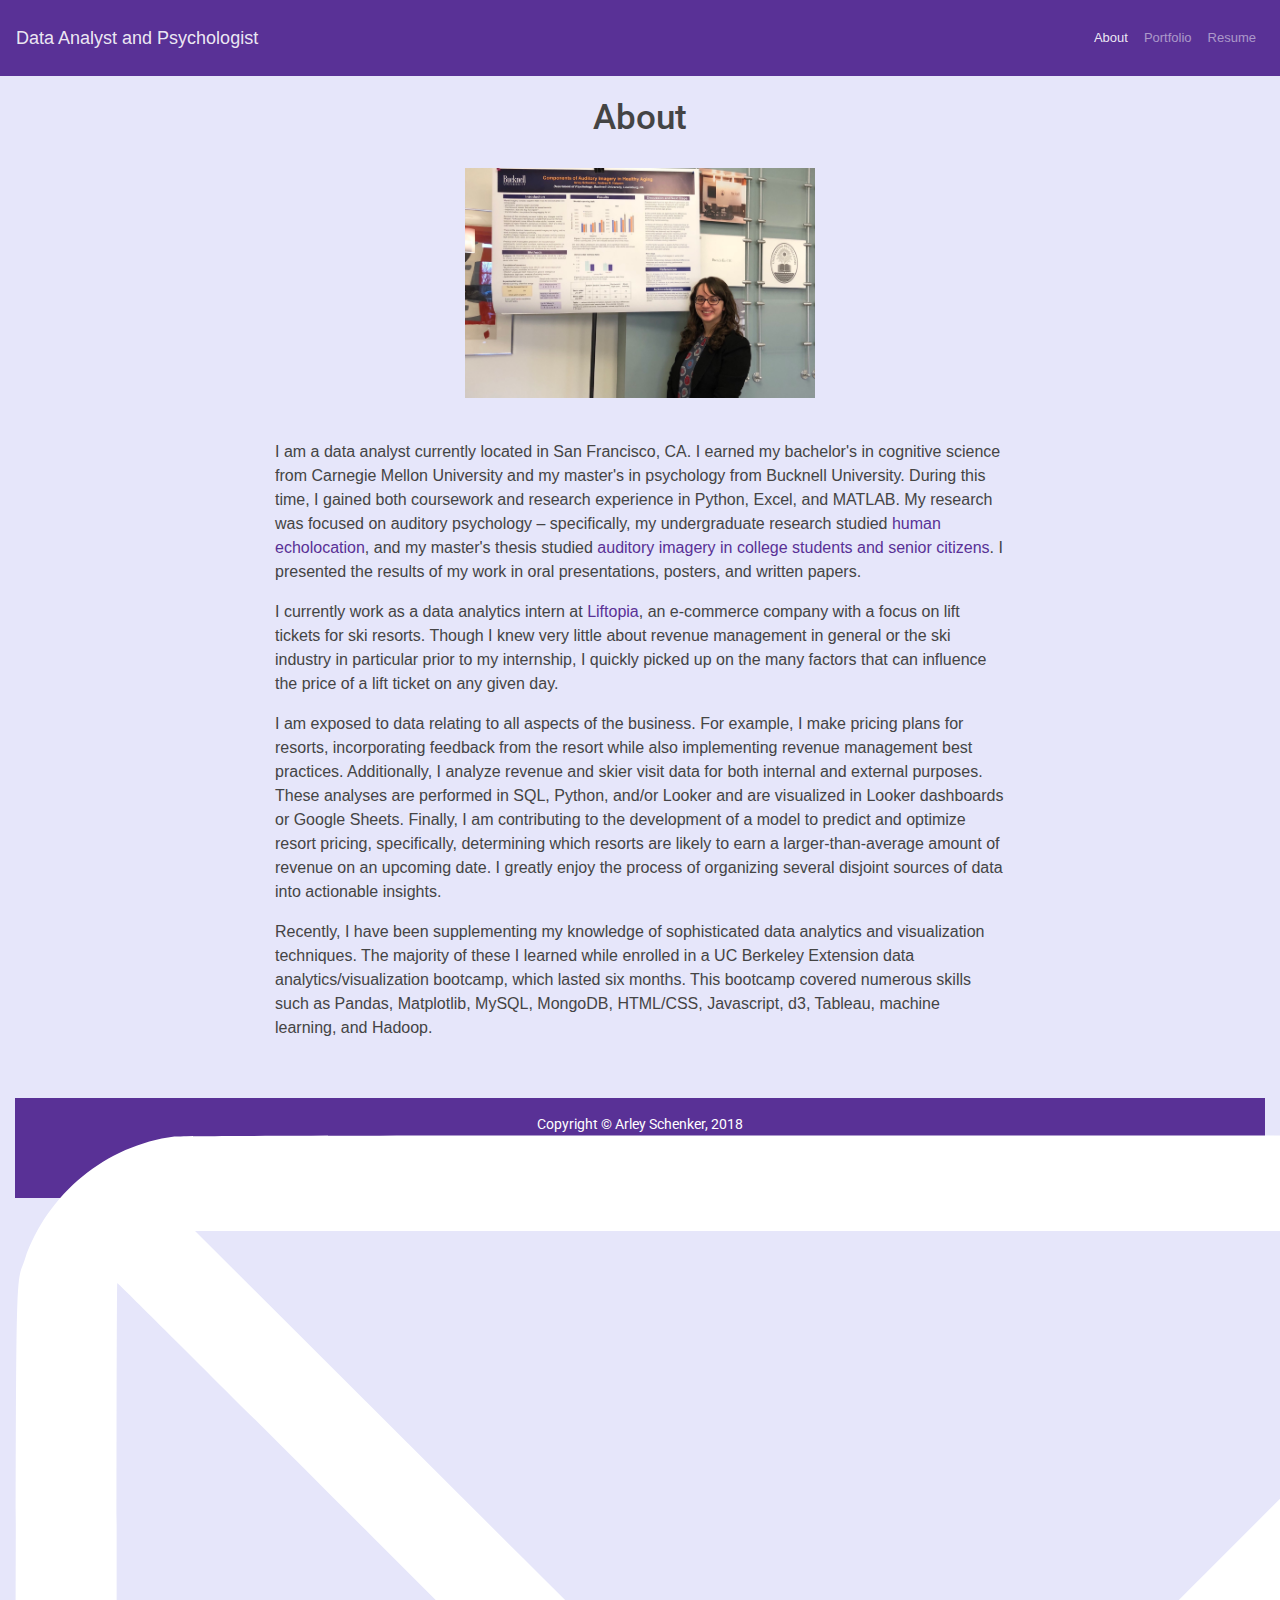
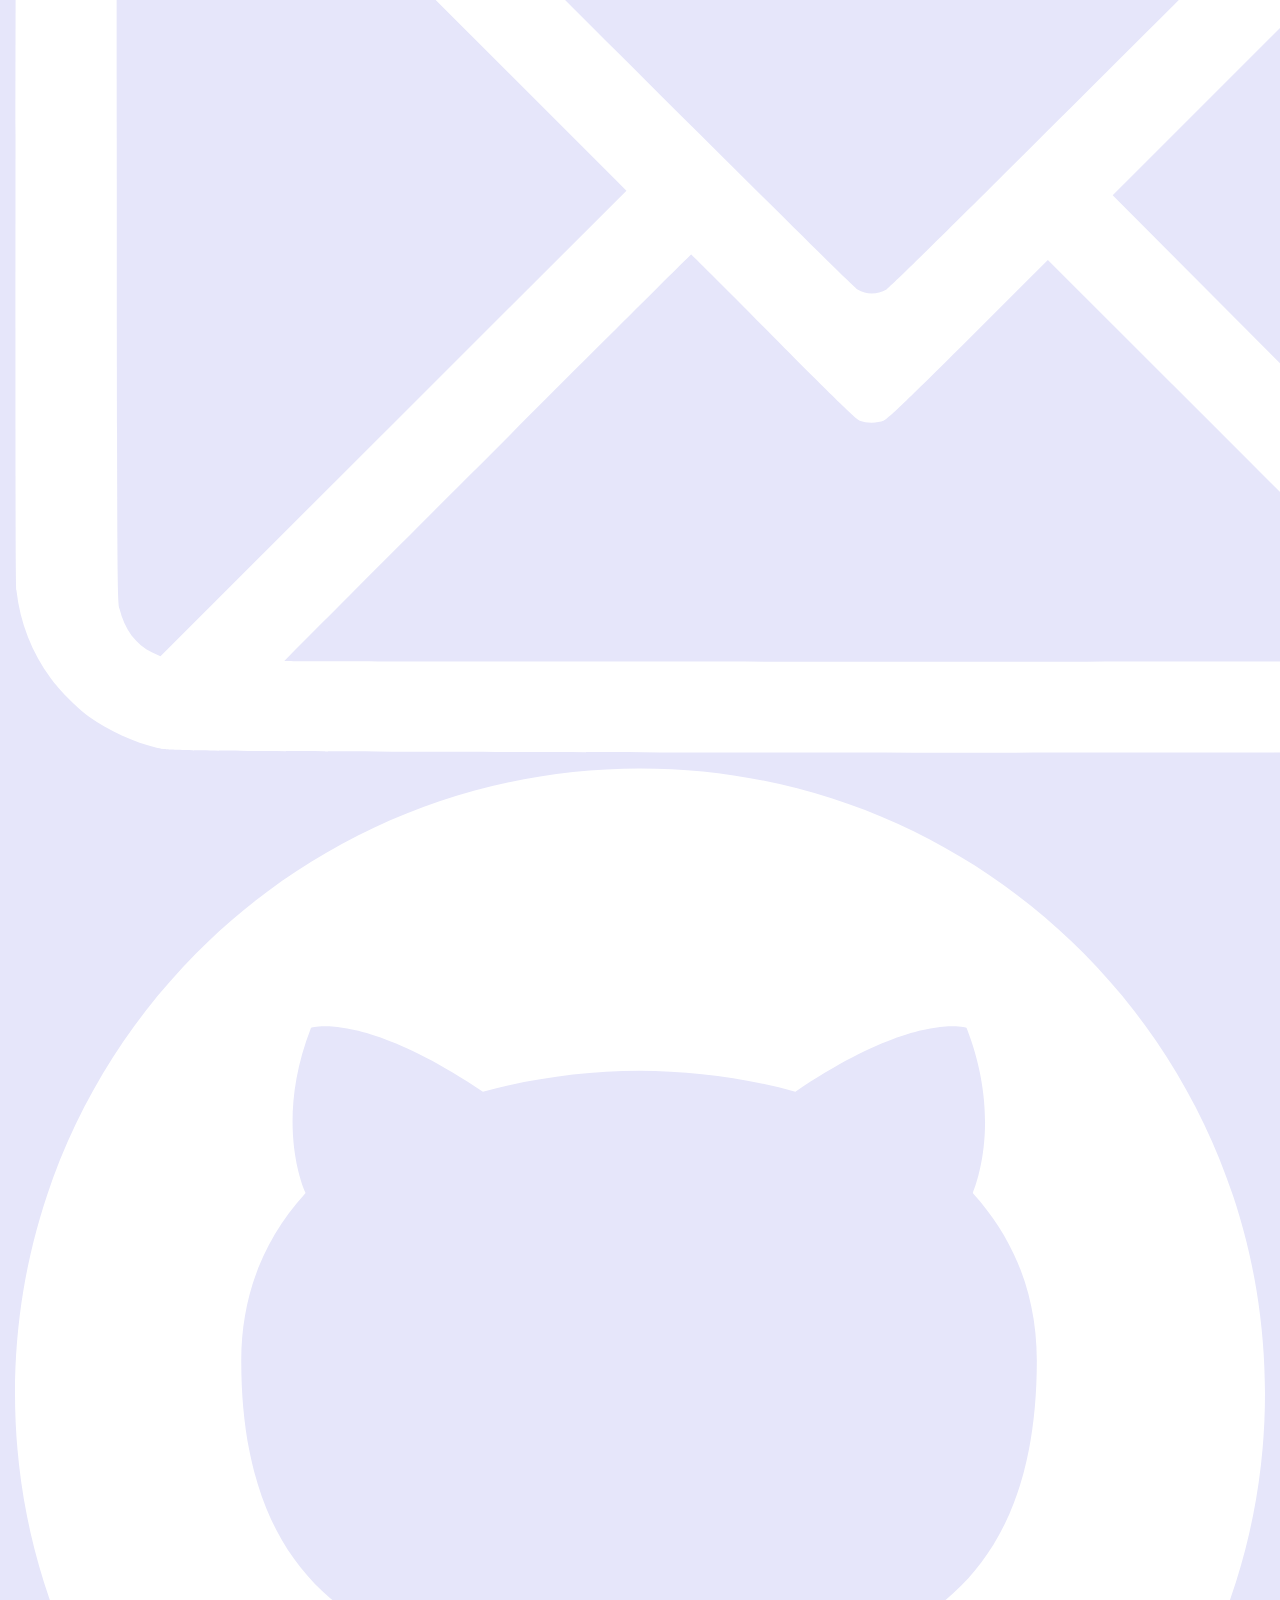
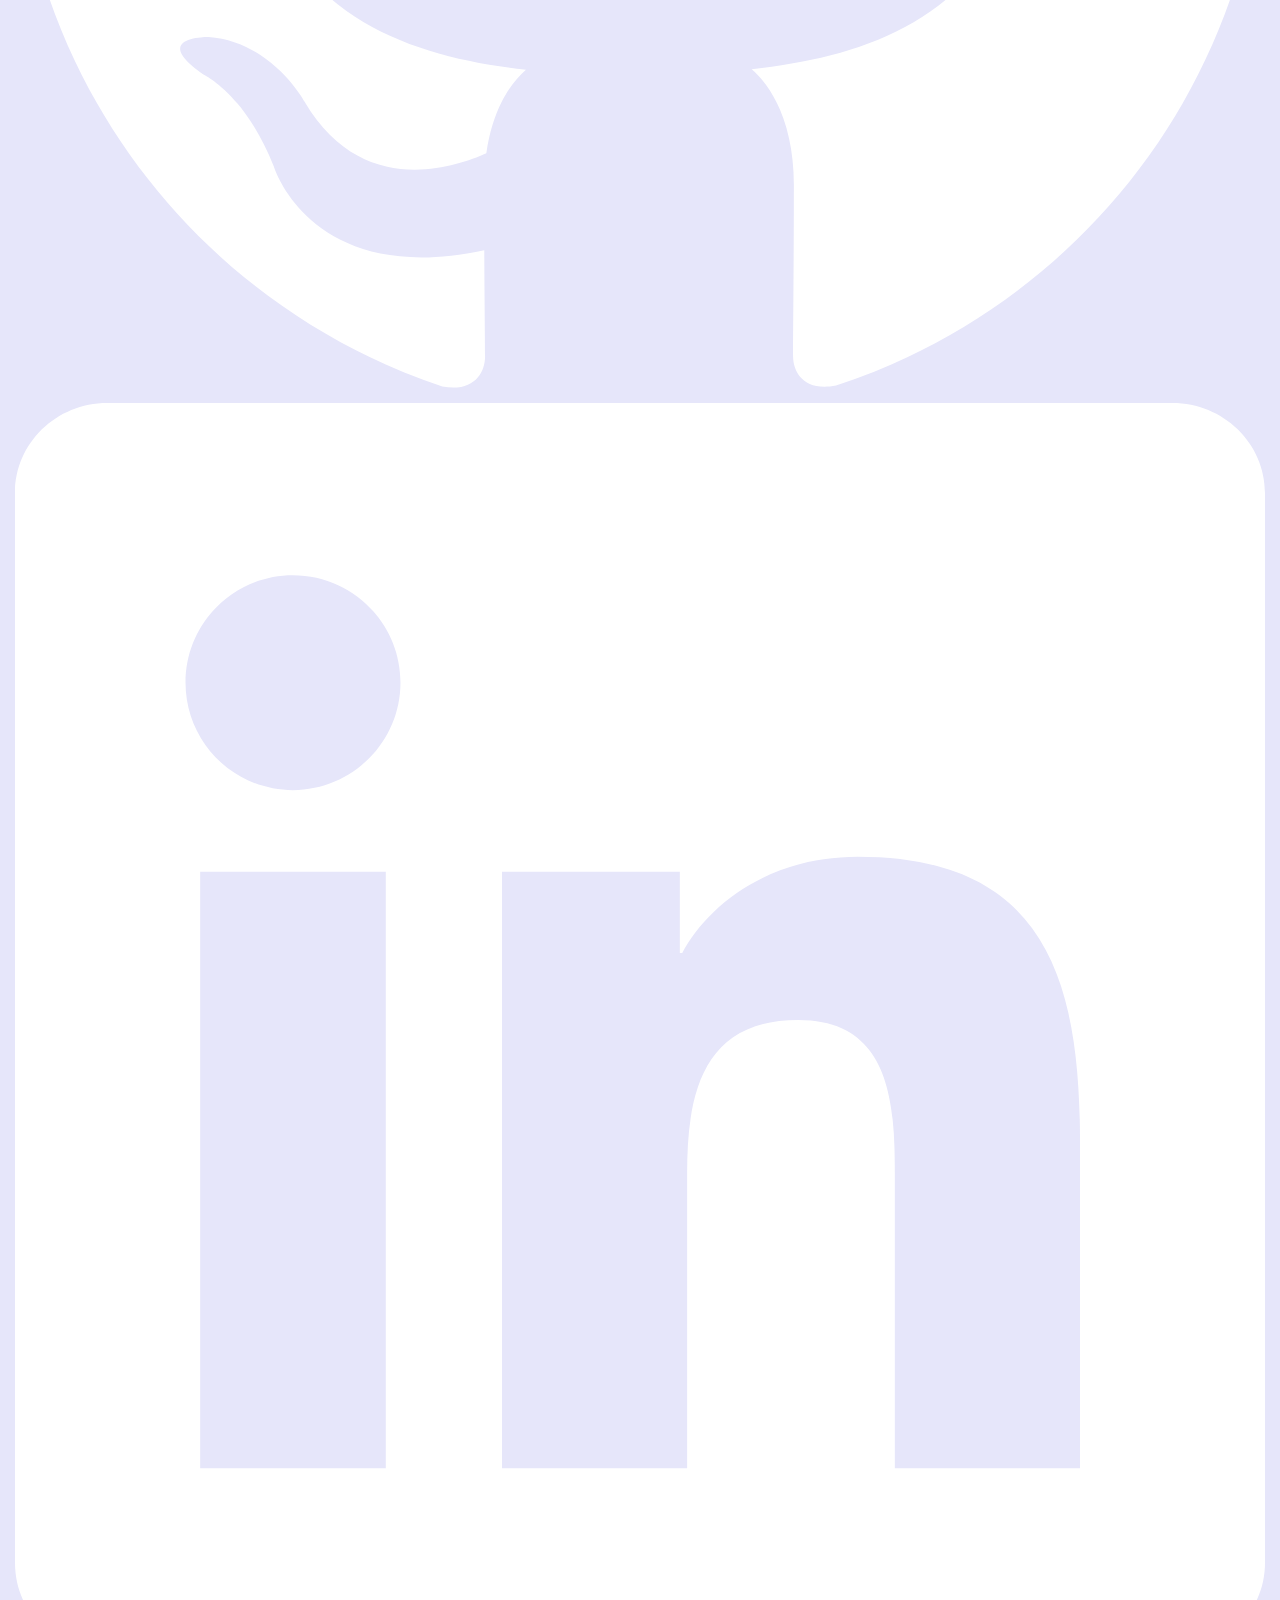
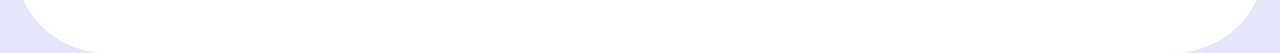
<file: about.html>
<!DOCTYPE html>

<html lang="en-us">
<head>
  <meta charset="UTF-8">
  <title>About</title>

  <link rel="stylesheet" href="bootstrap.min.css">
  <link rel="stylesheet" type="text/css" href="style.css">
  <link rel="icon" href="images/data_favicon.png">
  <link href="https://fonts.googleapis.com/css?family=Roboto" rel="stylesheet">
  <script type="text/javascript">
    window.heap=window.heap||[],heap.load=function(e,t){window.heap.appid=e,window.heap.config=t=t||{};var r=t.forceSSL||"https:"===document.location.protocol,a=document.createElement("script");a.type="text/javascript",a.async=!0,a.src=(r?"https:":"http:")+"//cdn.heapanalytics.com/js/heap-"+e+".js";var n=document.getElementsByTagName("script")[0];n.parentNode.insertBefore(a,n);for(var o=function(e){return function(){heap.push([e].concat(Array.prototype.slice.call(arguments,0)))}},p=["addEventProperties","addUserProperties","clearEventProperties","identify","resetIdentity","removeEventProperty","setEventProperties","track","unsetEventProperty"],c=0;c<p.length;c++)heap[p[c]]=o(p[c])};
      heap.load("1493010452");
</script>
</head>

<body>

    <nav class="navbar navbar-expand-lg navbar-dark bg-primary">
        <a class="navbar-brand" href="index.html">Data Analyst and Psychologist</a>
        <button class="navbar-toggler" type="button" data-toggle="collapse" data-target="#navbarText" aria-controls="navbarText" aria-expanded="false" aria-label="Toggle navigation">
            <span class="navbar-toggler-icon"></span>
        </button>
        <div class="collapse navbar-collapse" id="navbarText">
            <ul class="navbar-nav ml-auto">
                <li class="nav-item">
                    <a class="nav-link active" href="about.html">About</a>
                </li>
                <li class="nav-item">
                    <a class="nav-link" href="portfolio.html">Portfolio</a>
                </li>
                <li class="nav-item">
                    <a class="nav-link" target="_blank" href="SchenkerResume.pdf">Resume</a>
                </li>
            </ul>
        </div>
    </nav>

  <main class="container">
    <br>
    <div class="row">
        <div class="col-lg-12">
            <h1 style="text-align: center">About</h1>
        </div>
    </div>
    <br>
    <div class="row">
        <div class="col-lg-4"></div>
        <div class="col-lg-4">
            <img src="images/Bucknell.jpg" width=100%>
        </div>
    </div>
    <br>
    <br>
    <div class="row d-flex justify-content-center">
        <div class="col-lg-8">
        <p>
            I am a data analyst currently located in San Francisco, CA. I earned my bachelor's in cognitive science from Carnegie Mellon University and my master's in psychology from Bucknell University. During this time, I gained both coursework and research experience in Python, Excel, and MATLAB. My research was focused on auditory psychology – specifically, my undergraduate research studied <a target="_blank" href="http://icad.org/icad2017/icad2017_paper_53.pdf">human echolocation</a>, and my master's thesis studied <a target="_blank" href="https://digitalcommons.bucknell.edu/masters_theses/204/">auditory imagery in college students and senior citizens</a>. I presented the results of my work in oral presentations, posters, and written papers.
        </p>
        <p>
            I currently work as a data analytics intern at <a target="_blank" href="https://www.liftopia.com/">Liftopia</a>, an e-commerce company with a focus on lift tickets for ski resorts. Though I knew very little about revenue management in general or the ski industry in particular prior to my internship, I quickly picked up on the many factors that can influence the price of a lift ticket on any given day. 
        </p>
        <p>
            I am exposed to data relating to all aspects of the business. For example, I make pricing plans for resorts, incorporating feedback from the resort while also implementing revenue management best practices. Additionally, I analyze revenue and skier visit data for both internal and external purposes. These analyses are performed in SQL, Python, and/or Looker and are visualized in Looker dashboards or Google Sheets. Finally, I am contributing to the development of a model to predict and optimize resort pricing, specifically, determining which resorts are likely to earn a larger-than-average amount of revenue on an upcoming date. I greatly enjoy the process of organizing several disjoint sources of data into actionable insights.
        </p>
        <p>
            Recently, I have been supplementing my knowledge of sophisticated data analytics and visualization techniques. The majority of these I learned while enrolled in a UC Berkeley Extension data analytics/visualization bootcamp, which lasted six months. This bootcamp covered numerous skills such as Pandas, Matplotlib, MySQL, MongoDB, HTML/CSS, Javascript, d3, Tableau, machine learning, and Hadoop.
        </p>
        </div>
    </div>
    <br>
    <br>
  </main>
  <div class="container-fluid">
    <!-- Copyright -->
    <div class="footer bg-primary text-center py-3">
        <div style="color: white">
            Copyright © Arley Schenker, 2018
        </div>
        <!-- Copyright -->
        <ul class="list-unstyled list-inline">
            <a target="_blank" href="mailto:akschenker@gmail.com"><img id="footer" src="images/email-white.svg"></a>
            <a target="_blank" href="https://www.github.com/akschenker"><img  id="footer" src="images/github-white.svg"></a>
            <a target="_blank" href="https://www.linkedin.com/in/arleyschenker"><img id="footer" src="images/linkedin-white.svg"></a>
        </ul>
    </div>
    </div>
    <script src="https://code.jquery.com/jquery-3.2.1.slim.min.js" integrity="sha384-KJ3o2DKtIkvYIK3UENzmM7KCkRr/rE9/Qpg6aAZGJwFDMVNA/GpGFF93hXpG5KkN" crossorigin="anonymous"></script>
<script src="https://cdnjs.cloudflare.com/ajax/libs/popper.js/1.12.9/umd/popper.min.js" integrity="sha384-ApNbgh9B+Y1QKtv3Rn7W3mgPxhU9K/ScQsAP7hUibX39j7fakFPskvXusvfa0b4Q" crossorigin="anonymous"></script>
<script src="https://maxcdn.bootstrapcdn.com/bootstrap/4.0.0/js/bootstrap.min.js" integrity="sha384-JZR6Spejh4U02d8jOt6vLEHfe/JQGiRRSQQxSfFWpi1MquVdAyjUar5+76PVCmYl" crossorigin="anonymous"></script>
</body>
</html>
</file>
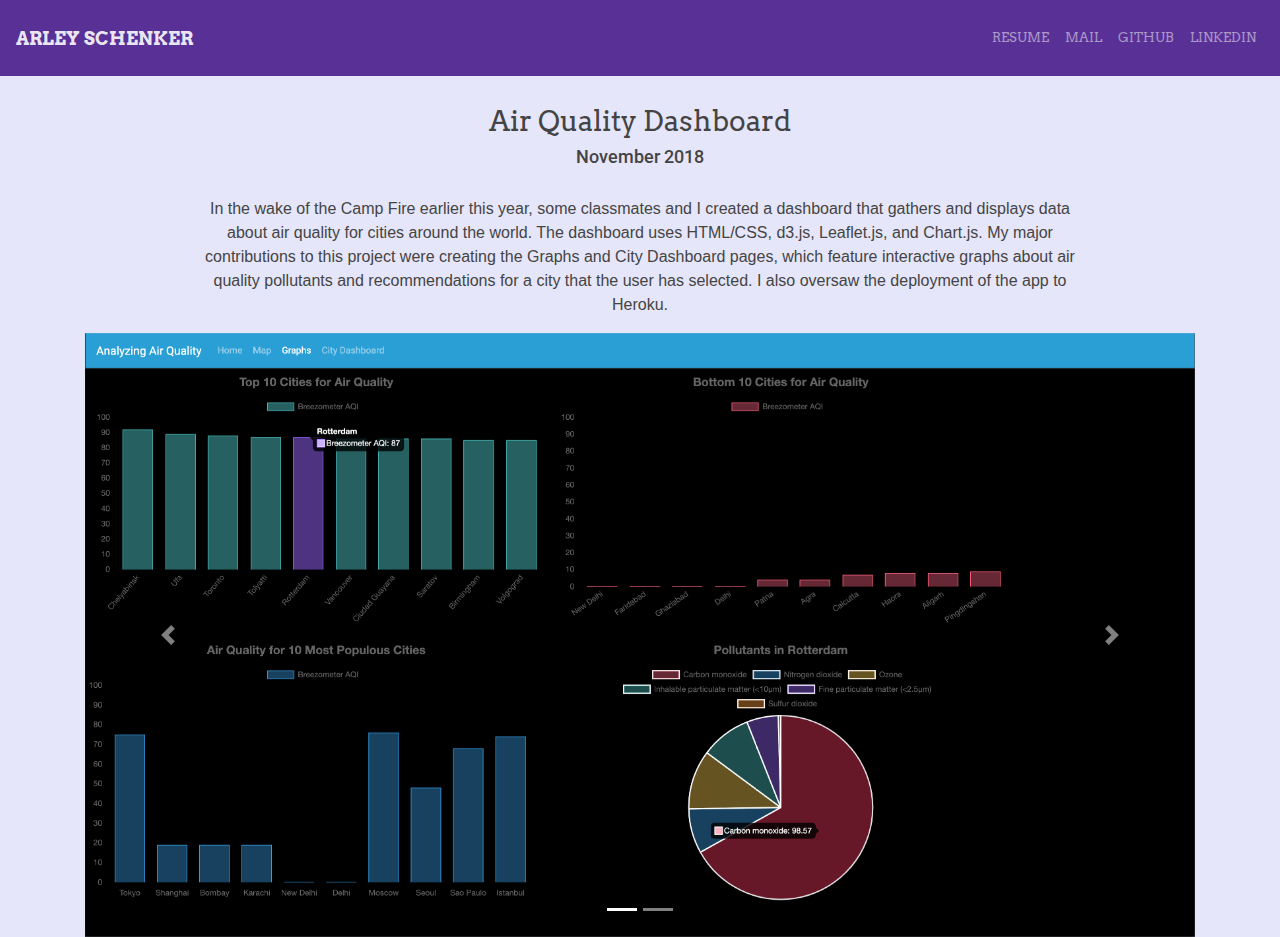
<file: airquality.html>
<!DOCTYPE html>

<html lang="en-us">
<head>
  <meta charset="UTF-8">
  <title>Air Quality || Arley Schenker</title>

  <link rel="stylesheet" href="bootstrap.min.css">
  <link rel="stylesheet" type="text/css" href="style.css">
  <link rel="icon" href="images/data_favicon.png">
  <link href="https://fonts.googleapis.com/css?family=Arvo" rel="stylesheet">
  <link href="https://fonts.googleapis.com/css?family=PT+Sans" rel="stylesheet">
  <link href="https://fonts.googleapis.com/css?family=Roboto" rel="stylesheet">
  <script type="text/javascript">
    window.heap=window.heap||[],heap.load=function(e,t){window.heap.appid=e,window.heap.config=t=t||{};var r=t.forceSSL||"https:"===document.location.protocol,a=document.createElement("script");a.type="text/javascript",a.async=!0,a.src=(r?"https:":"http:")+"//cdn.heapanalytics.com/js/heap-"+e+".js";var n=document.getElementsByTagName("script")[0];n.parentNode.insertBefore(a,n);for(var o=function(e){return function(){heap.push([e].concat(Array.prototype.slice.call(arguments,0)))}},p=["addEventProperties","addUserProperties","clearEventProperties","identify","resetIdentity","removeEventProperty","setEventProperties","track","unsetEventProperty"],c=0;c<p.length;c++)heap[p[c]]=o(p[c])};
      heap.load("1493010452");
</script>
</head>

<body>
    <nav class="navbar fixed-top navbar-expand-lg navbar-dark bg-primary">
      <a class="navbar-brand" href="index.html"><b>ARLEY SCHENKER</b></a>
      <button class="navbar-toggler" type="button" data-toggle="collapse" data-target="#navbarText" aria-controls="navbarText" aria-expanded="false" aria-label="Toggle navigation">
        <span class="navbar-toggler-icon"></span>
      </button>
      <div class="collapse navbar-collapse" id="navbarText">
        <ul class="navbar-nav ml-auto">
            <li class="nav-item">
              <a class="nav-link" target="_blank" href="SchenkerResume.pdf">RESUME</a>
            </li>
            <li class="nav-item">
              <a class="nav-link" target="_blank" href="mailto:akschenker@gmail.com">MAIL</a>
            </li>
          <li class="nav-item">
            <a class="nav-link" target="_blank" href="https://www.github.com/akschenker">GITHUB</a>
          </li>
          <li class="nav-item">
            <a class="nav-link" target="_blank" href="https://www.linkedin.com/in/arleyschenker">LINKEDIN</a>
          </li>
        </ul>
      </div>
    </nav>

    <br>
    <br>
    <br>
    <br>
    <br>
    <div class='container'>
        <div class='row text-center'>
            <div class='col-lg-12'>
                <h2>Air Quality Dashboard</h2>
                <h5>November 2018</h5>
                <br>
            </div>
        </div>
        <div class="row text-center mx-5 px-5">
            <div class="col-lg-12">
                <p>
                    In the wake of the Camp Fire earlier this year, some classmates and I created a dashboard that gathers and displays data about air quality for cities around the world. The dashboard uses HTML/CSS, d3.js, Leaflet.js, and Chart.js. My major contributions to this project were creating the Graphs and City Dashboard pages, which feature interactive graphs about air quality pollutants and recommendations for a city that the user has selected. I also oversaw the deployment of the app to Heroku.
                </p>
            </div>
        </div>
        <div class='row text-center'>
            <div class='col-lg-12'>
                <div id="carouselExampleIndicators" class="carousel slide" data-ride="carousel">
                    <ol class="carousel-indicators">
                        <li data-target="#carouselExampleIndicators" data-slide-to="0" class="active"></li>
                        <li data-target="#carouselExampleIndicators" data-slide-to="1"></li>
                    </ol>
                    <div class="carousel-inner">
                        <div class="carousel-item active" data-interval="10000">
                        <img src="images/AirQualityGraphs.png" class="d-block w-100" alt="Graphs tab">
                        </div>
                        <div class="carousel-item" data-interval="10000">
                        <img src="images/AirQualityCityDash.png" class="d-block w-100" alt="City Dashboard tab">
                        </div>
                    </div>
                    <a class="carousel-control-prev" href="#carouselExampleIndicators" role="button" data-slide="prev">
                        <span class="carousel-control-prev-icon" aria-hidden="true"></span>
                        <span class="sr-only">Previous</span>
                    </a>
                    <a class="carousel-control-next" href="#carouselExampleIndicators" role="button" data-slide="next">
                        <span class="carousel-control-next-icon" aria-hidden="true"></span>
                        <span class="sr-only">Next</span>
                    </a>
                </div>
            </div>
        </div>

    </div>

    <script src="https://code.jquery.com/jquery-3.3.1.slim.min.js" integrity="sha384-q8i/X+965DzO0rT7abK41JStQIAqVgRVzpbzo5smXKp4YfRvH+8abtTE1Pi6jizo" crossorigin="anonymous"></script>
    <script src="https://cdnjs.cloudflare.com/ajax/libs/popper.js/1.14.6/umd/popper.min.js" integrity="sha384-wHAiFfRlMFy6i5SRaxvfOCifBUQy1xHdJ/yoi7FRNXMRBu5WHdZYu1hA6ZOblgut" crossorigin="anonymous"></script>
    <script src="https://stackpath.bootstrapcdn.com/bootstrap/4.2.1/js/bootstrap.min.js" integrity="sha384-B0UglyR+jN6CkvvICOB2joaf5I4l3gm9GU6Hc1og6Ls7i6U/mkkaduKaBhlAXv9k" crossorigin="anonymous"></script>
</body>
</html>
</file>
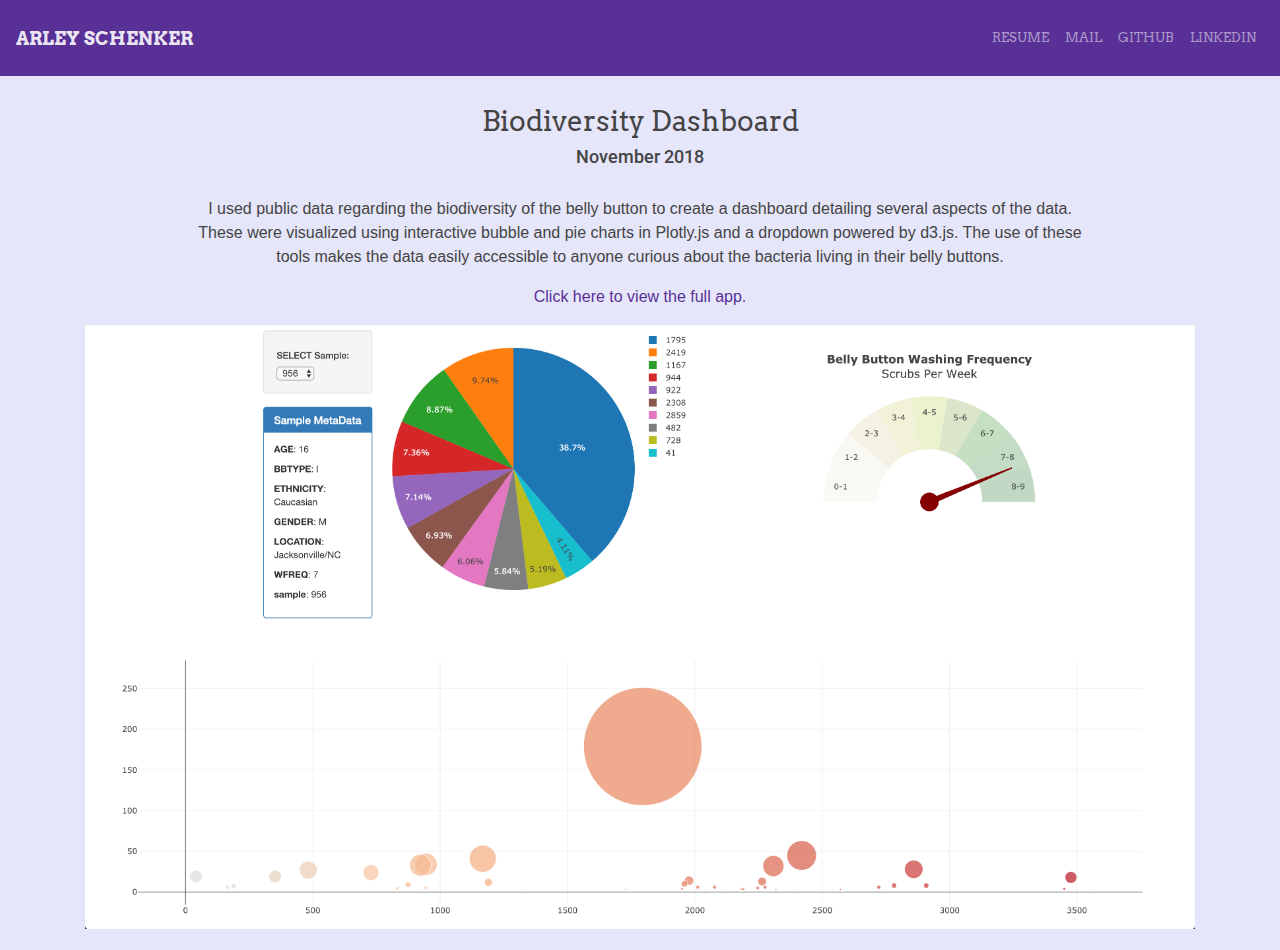
<file: biodiversity.html>
<!DOCTYPE html>

<html lang="en-us">
<head>
  <meta charset="UTF-8">
  <title>Biodiversity || Arley Schenker</title>

  <link rel="stylesheet" href="bootstrap.min.css">
  <link rel="stylesheet" type="text/css" href="style.css">
  <link rel="icon" href="images/data_favicon.png">
  <link href="https://fonts.googleapis.com/css?family=Arvo" rel="stylesheet">
  <link href="https://fonts.googleapis.com/css?family=PT+Sans" rel="stylesheet">
  <link href="https://fonts.googleapis.com/css?family=Roboto" rel="stylesheet">
  <script type="text/javascript">
    window.heap=window.heap||[],heap.load=function(e,t){window.heap.appid=e,window.heap.config=t=t||{};var r=t.forceSSL||"https:"===document.location.protocol,a=document.createElement("script");a.type="text/javascript",a.async=!0,a.src=(r?"https:":"http:")+"//cdn.heapanalytics.com/js/heap-"+e+".js";var n=document.getElementsByTagName("script")[0];n.parentNode.insertBefore(a,n);for(var o=function(e){return function(){heap.push([e].concat(Array.prototype.slice.call(arguments,0)))}},p=["addEventProperties","addUserProperties","clearEventProperties","identify","resetIdentity","removeEventProperty","setEventProperties","track","unsetEventProperty"],c=0;c<p.length;c++)heap[p[c]]=o(p[c])};
      heap.load("1493010452");
</script>
</head>

<body>
    <nav class="navbar fixed-top navbar-expand-lg navbar-dark bg-primary">
      <a class="navbar-brand" href="index.html"><b>ARLEY SCHENKER</b></a>
      <button class="navbar-toggler" type="button" data-toggle="collapse" data-target="#navbarText" aria-controls="navbarText" aria-expanded="false" aria-label="Toggle navigation">
        <span class="navbar-toggler-icon"></span>
      </button>
      <div class="collapse navbar-collapse" id="navbarText">
        <ul class="navbar-nav ml-auto">
            <li class="nav-item">
              <a class="nav-link" target="_blank" href="SchenkerResume.pdf">RESUME</a>
            </li>
            <li class="nav-item">
              <a class="nav-link" target="_blank" href="mailto:akschenker@gmail.com">MAIL</a>
            </li>
          <li class="nav-item">
            <a class="nav-link" target="_blank" href="https://www.github.com/akschenker">GITHUB</a>
          </li>
          <li class="nav-item">
            <a class="nav-link" target="_blank" href="https://www.linkedin.com/in/arleyschenker">LINKEDIN</a>
          </li>
        </ul>
      </div>
    </nav>

    <br>
    <br>
    <br>
    <br>
    <br>
    <div class='container'>
        <div class='row text-center'>
            <div class='col-lg-12'>
                <h2>Biodiversity Dashboard</h2>
                <h5>November 2018</h5>
                <br>
            </div>
        </div>
        <div class="row text-center mx-5 px-5">
            <div class="col-lg-12">
                <p>
                    I used public data regarding the biodiversity of the belly button to create a dashboard detailing several aspects of the data. These were visualized using interactive bubble and pie charts in Plotly.js and a dropdown powered by d3.js. The use of these tools makes the data easily accessible to anyone curious about the bacteria living in their belly buttons.
                </p>
                <p>
                    <a href='https://biodiversity-plotly-aks.herokuapp.com' target="_blank">Click here to view the full app.</a>
                </p>
            </div>
        </div>
        <div class='row text-center'>
            <div class='col-lg-12'>
                <div id="carouselExampleIndicators" class="carousel slide" data-ride="carousel">
                    <ol class="carousel-indicators">
                        <li data-target="#carouselExampleIndicators" data-slide-to="0" class="active"></li>
                        <li data-target="#carouselExampleIndicators" data-slide-to="1"></li>
                    </ol>
                    <div class="carousel-inner">
                        <div class="carousel-item active" data-interval="10000">
                        <img src="images/Biodiversity.png" class="d-block w-100" alt="Biodiversity dashboard">
                        </div>
                    </div>
                </div>
            </div>
        </div>
        <br>

    </div>

    <script src="https://code.jquery.com/jquery-3.3.1.slim.min.js" integrity="sha384-q8i/X+965DzO0rT7abK41JStQIAqVgRVzpbzo5smXKp4YfRvH+8abtTE1Pi6jizo" crossorigin="anonymous"></script>
    <script src="https://cdnjs.cloudflare.com/ajax/libs/popper.js/1.14.6/umd/popper.min.js" integrity="sha384-wHAiFfRlMFy6i5SRaxvfOCifBUQy1xHdJ/yoi7FRNXMRBu5WHdZYu1hA6ZOblgut" crossorigin="anonymous"></script>
    <script src="https://stackpath.bootstrapcdn.com/bootstrap/4.2.1/js/bootstrap.min.js" integrity="sha384-B0UglyR+jN6CkvvICOB2joaf5I4l3gm9GU6Hc1og6Ls7i6U/mkkaduKaBhlAXv9k" crossorigin="anonymous"></script>

</body>
</html>
</file>
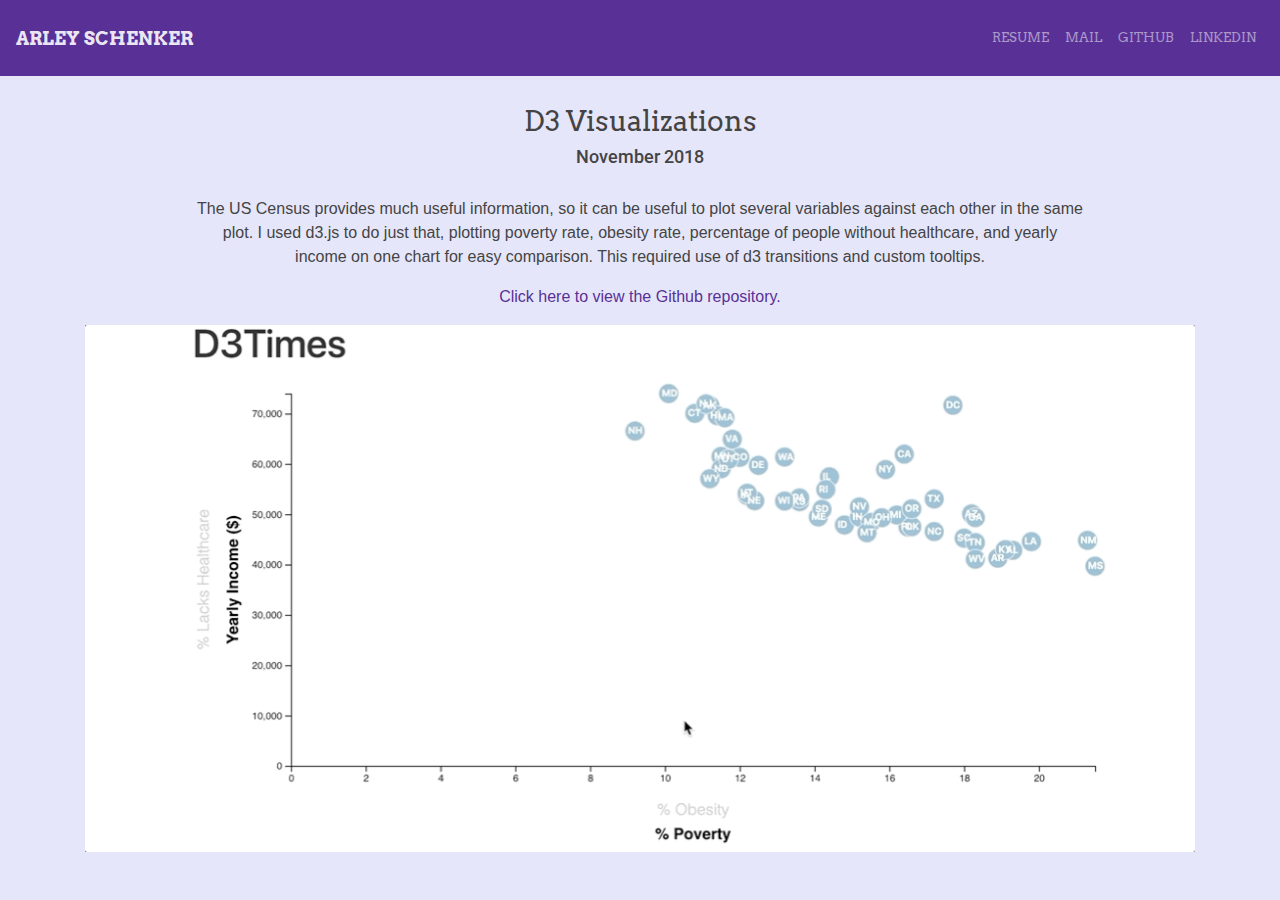
<file: d3times.html>
<!DOCTYPE html>

<html lang="en-us">
<head>
  <meta charset="UTF-8">
  <title>d3 Scatterplots || Arley Schenker</title>

  <link rel="stylesheet" href="bootstrap.min.css">
  <link rel="stylesheet" type="text/css" href="style.css">
  <link rel="icon" href="images/data_favicon.png">
  <link href="https://fonts.googleapis.com/css?family=Arvo" rel="stylesheet">
  <link href="https://fonts.googleapis.com/css?family=PT+Sans" rel="stylesheet">
  <link href="https://fonts.googleapis.com/css?family=Roboto" rel="stylesheet">
  <script type="text/javascript">
    window.heap=window.heap||[],heap.load=function(e,t){window.heap.appid=e,window.heap.config=t=t||{};var r=t.forceSSL||"https:"===document.location.protocol,a=document.createElement("script");a.type="text/javascript",a.async=!0,a.src=(r?"https:":"http:")+"//cdn.heapanalytics.com/js/heap-"+e+".js";var n=document.getElementsByTagName("script")[0];n.parentNode.insertBefore(a,n);for(var o=function(e){return function(){heap.push([e].concat(Array.prototype.slice.call(arguments,0)))}},p=["addEventProperties","addUserProperties","clearEventProperties","identify","resetIdentity","removeEventProperty","setEventProperties","track","unsetEventProperty"],c=0;c<p.length;c++)heap[p[c]]=o(p[c])};
      heap.load("1493010452");
</script>
</head>

<body>
    <nav class="navbar fixed-top navbar-expand-lg navbar-dark bg-primary">
      <a class="navbar-brand" href="index.html"><b>ARLEY SCHENKER</b></a>
      <button class="navbar-toggler" type="button" data-toggle="collapse" data-target="#navbarText" aria-controls="navbarText" aria-expanded="false" aria-label="Toggle navigation">
        <span class="navbar-toggler-icon"></span>
      </button>
      <div class="collapse navbar-collapse" id="navbarText">
        <ul class="navbar-nav ml-auto">
            <li class="nav-item">
              <a class="nav-link" target="_blank" href="SchenkerResume.pdf">RESUME</a>
            </li>
            <li class="nav-item">
              <a class="nav-link" target="_blank" href="mailto:akschenker@gmail.com">MAIL</a>
            </li>
          <li class="nav-item">
            <a class="nav-link" target="_blank" href="https://www.github.com/akschenker">GITHUB</a>
          </li>
          <li class="nav-item">
            <a class="nav-link" target="_blank" href="https://www.linkedin.com/in/arleyschenker">LINKEDIN</a>
          </li>
        </ul>
      </div>
    </nav>

    <br>
    <br>
    <br>
    <br>
    <br>
    <div class='container'>
        <div class='row text-center'>
            <div class='col-lg-12'>
                <h2>D3 Visualizations</h2>
                <h5>November 2018</h5>
                <br>
            </div>
        </div>
        <div class="row text-center mx-5 px-5">
            <div class="col-lg-12">
                <p>
                    The US Census provides much useful information, so it can be useful to plot several variables against each other in the same plot. I used d3.js to do just that, plotting poverty rate, obesity rate, percentage of people without healthcare, and yearly income on one chart for easy comparison. This required use of d3 transitions and custom tooltips.
                </p>
                <p>
                    <a href='https://github.com/akschenker/Visualization-in-d3' target="_blank">Click here to view the Github repository.</a>
                </p>
            </div>
        </div>
        <div class='row text-center'>
            <div class='col-lg-12'>
                <div id="carouselExampleIndicators" class="carousel slide" data-ride="carousel">
                    <ol class="carousel-indicators">
                        <li data-target="#carouselExampleIndicators" data-slide-to="0" class="active"></li>
                        <li data-target="#carouselExampleIndicators" data-slide-to="1"></li>
                    </ol>
                    <div class="carousel-inner">
                        <div class="carousel-item active" data-interval="1000000">
                        <img src="images/D3gif.gif" class="d-block w-100" alt="d3 scatterplot gif">
                        </div>
                    </div>
                </div>
            </div>
        </div>
        <br>

    </div>

    <script src="https://code.jquery.com/jquery-3.3.1.slim.min.js" integrity="sha384-q8i/X+965DzO0rT7abK41JStQIAqVgRVzpbzo5smXKp4YfRvH+8abtTE1Pi6jizo" crossorigin="anonymous"></script>
    <script src="https://cdnjs.cloudflare.com/ajax/libs/popper.js/1.14.6/umd/popper.min.js" integrity="sha384-wHAiFfRlMFy6i5SRaxvfOCifBUQy1xHdJ/yoi7FRNXMRBu5WHdZYu1hA6ZOblgut" crossorigin="anonymous"></script>
    <script src="https://stackpath.bootstrapcdn.com/bootstrap/4.2.1/js/bootstrap.min.js" integrity="sha384-B0UglyR+jN6CkvvICOB2joaf5I4l3gm9GU6Hc1og6Ls7i6U/mkkaduKaBhlAXv9k" crossorigin="anonymous"></script>

</body>
</html>
</file>
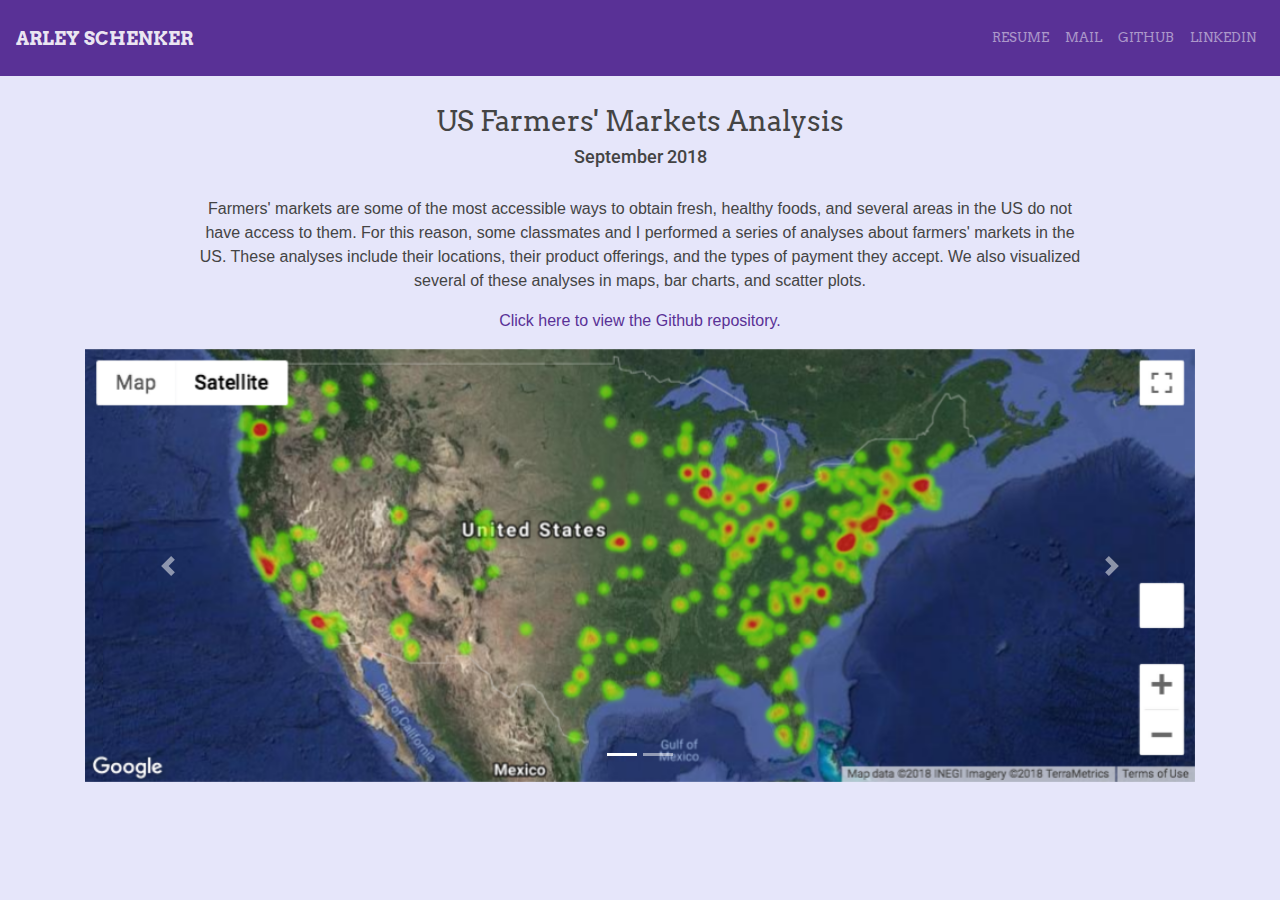
<file: farmersmarkets.html>
<!DOCTYPE html>

<html lang="en-us">
<head>
  <meta charset="UTF-8">
  <title>Farmers' Markets || Arley Schenker</title>

  <link rel="stylesheet" href="bootstrap.min.css">
  <link rel="stylesheet" type="text/css" href="style.css">
  <link rel="icon" href="images/data_favicon.png">
  <link href="https://fonts.googleapis.com/css?family=Arvo" rel="stylesheet">
  <link href="https://fonts.googleapis.com/css?family=PT+Sans" rel="stylesheet">
  <link href="https://fonts.googleapis.com/css?family=Roboto" rel="stylesheet">
  <script type="text/javascript">
    window.heap=window.heap||[],heap.load=function(e,t){window.heap.appid=e,window.heap.config=t=t||{};var r=t.forceSSL||"https:"===document.location.protocol,a=document.createElement("script");a.type="text/javascript",a.async=!0,a.src=(r?"https:":"http:")+"//cdn.heapanalytics.com/js/heap-"+e+".js";var n=document.getElementsByTagName("script")[0];n.parentNode.insertBefore(a,n);for(var o=function(e){return function(){heap.push([e].concat(Array.prototype.slice.call(arguments,0)))}},p=["addEventProperties","addUserProperties","clearEventProperties","identify","resetIdentity","removeEventProperty","setEventProperties","track","unsetEventProperty"],c=0;c<p.length;c++)heap[p[c]]=o(p[c])};
      heap.load("1493010452");
</script>
</head>

<body>
    <nav class="navbar fixed-top navbar-expand-lg navbar-dark bg-primary">
      <a class="navbar-brand" href="index.html"><b>ARLEY SCHENKER</b></a>
      <button class="navbar-toggler" type="button" data-toggle="collapse" data-target="#navbarText" aria-controls="navbarText" aria-expanded="false" aria-label="Toggle navigation">
        <span class="navbar-toggler-icon"></span>
      </button>
      <div class="collapse navbar-collapse" id="navbarText">
        <ul class="navbar-nav ml-auto">
            <li class="nav-item">
              <a class="nav-link" target="_blank" href="SchenkerResume.pdf">RESUME</a>
            </li>
            <li class="nav-item">
              <a class="nav-link" target="_blank" href="mailto:akschenker@gmail.com">MAIL</a>
            </li>
          <li class="nav-item">
            <a class="nav-link" target="_blank" href="https://www.github.com/akschenker">GITHUB</a>
          </li>
          <li class="nav-item">
            <a class="nav-link" target="_blank" href="https://www.linkedin.com/in/arleyschenker">LINKEDIN</a>
          </li>
        </ul>
      </div>
    </nav>

    <br>
    <br>
    <br>
    <br>
    <br>
    <div class='container'>
        <div class='row text-center'>
            <div class='col-lg-12'>
                <h2>US Farmers' Markets Analysis</h2>
                <h5>September 2018</h5>
                <br>
            </div>
        </div>
        <div class="row text-center mx-5 px-5">
            <div class="col-lg-12">
                <p>
                    Farmers' markets are some of the most accessible ways to obtain fresh, healthy foods, and several areas in the US do not have access to them. For this reason, some classmates and I performed a series of analyses about farmers' markets in the US. These analyses include their locations, their product offerings, and the types of payment they accept. We also visualized several of these analyses in maps, bar charts, and scatter plots.
                </p>
                <p>
                    <a href='https://github.com/akschenker/Project1-farmersMarkets' target="_blank">Click here to view the Github repository.</a>
                </p>
            </div>
        </div>
        <div class='row text-center'>
            <div class='col-lg-12'>
                <div id="carouselExampleIndicators" class="carousel slide" data-ride="carousel">
                    <ol class="carousel-indicators">
                        <li data-target="#carouselExampleIndicators" data-slide-to="0" class="active"></li>
                        <li data-target="#carouselExampleIndicators" data-slide-to="1"></li>
                    </ol>
                    <div class="carousel-inner">
                        <div class="carousel-item active" data-interval="10000">
                        <img src="images/GoodYelpMarkets.png" class="d-block w-100" alt="Heatmap">
                        </div>
                        <div class="carousel-item" data-interval="10000">
                        <img src="images/MarketByIncomeAndPaymentType.png" class="d-block w-100" id="FarmMarketLarge" alt="Market bar chart">
                        </div>
                    </div>
                    <a class="carousel-control-prev" href="#carouselExampleIndicators" role="button" data-slide="prev">
                        <span class="carousel-control-prev-icon" aria-hidden="true"></span>
                        <span class="sr-only">Previous</span>
                    </a>
                    <a class="carousel-control-next" href="#carouselExampleIndicators" role="button" data-slide="next">
                        <span class="carousel-control-next-icon" aria-hidden="true"></span>
                        <span class="sr-only">Next</span>
                    </a>
                </div>
            </div>
        </div>

    </div>

    <script src="https://code.jquery.com/jquery-3.3.1.slim.min.js" integrity="sha384-q8i/X+965DzO0rT7abK41JStQIAqVgRVzpbzo5smXKp4YfRvH+8abtTE1Pi6jizo" crossorigin="anonymous"></script>
    <script src="https://cdnjs.cloudflare.com/ajax/libs/popper.js/1.14.6/umd/popper.min.js" integrity="sha384-wHAiFfRlMFy6i5SRaxvfOCifBUQy1xHdJ/yoi7FRNXMRBu5WHdZYu1hA6ZOblgut" crossorigin="anonymous"></script>
    <script src="https://stackpath.bootstrapcdn.com/bootstrap/4.2.1/js/bootstrap.min.js" integrity="sha384-B0UglyR+jN6CkvvICOB2joaf5I4l3gm9GU6Hc1og6Ls7i6U/mkkaduKaBhlAXv9k" crossorigin="anonymous"></script>

</body>
</html>
</file>
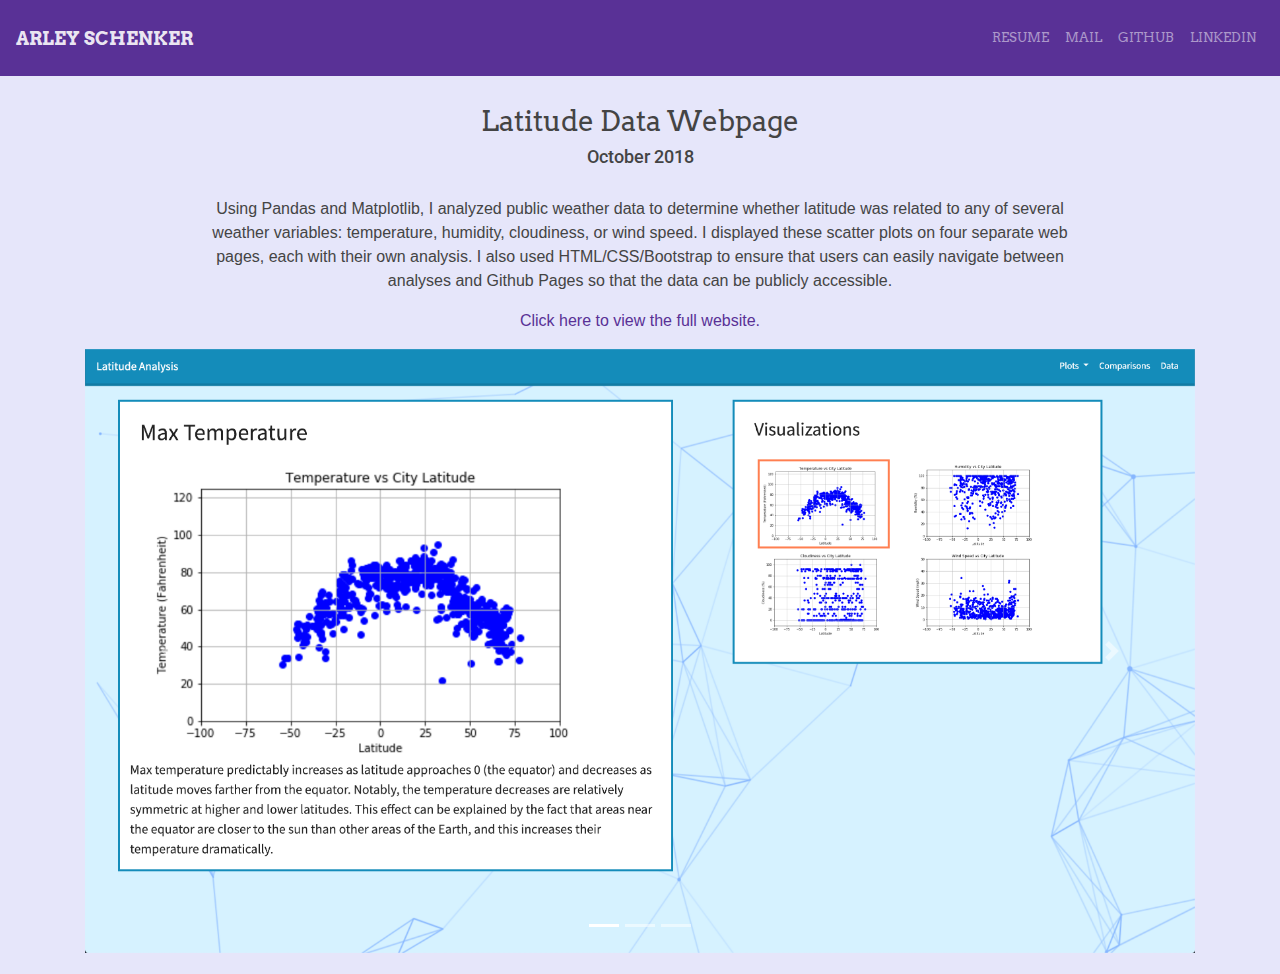
<file: latitude.html>
<!DOCTYPE html>

<html lang="en-us">
<head>
  <meta charset="UTF-8">
  <title>Latitude Data || Arley Schenker</title>

  <link rel="stylesheet" href="bootstrap.min.css">
  <link rel="stylesheet" type="text/css" href="style.css">
  <link rel="icon" href="images/data_favicon.png">
  <link href="https://fonts.googleapis.com/css?family=Arvo" rel="stylesheet">
  <link href="https://fonts.googleapis.com/css?family=PT+Sans" rel="stylesheet">
  <link href="https://fonts.googleapis.com/css?family=Roboto" rel="stylesheet">
  <script type="text/javascript">
    window.heap=window.heap||[],heap.load=function(e,t){window.heap.appid=e,window.heap.config=t=t||{};var r=t.forceSSL||"https:"===document.location.protocol,a=document.createElement("script");a.type="text/javascript",a.async=!0,a.src=(r?"https:":"http:")+"//cdn.heapanalytics.com/js/heap-"+e+".js";var n=document.getElementsByTagName("script")[0];n.parentNode.insertBefore(a,n);for(var o=function(e){return function(){heap.push([e].concat(Array.prototype.slice.call(arguments,0)))}},p=["addEventProperties","addUserProperties","clearEventProperties","identify","resetIdentity","removeEventProperty","setEventProperties","track","unsetEventProperty"],c=0;c<p.length;c++)heap[p[c]]=o(p[c])};
      heap.load("1493010452");
</script>
</head>

<body>
    <nav class="navbar fixed-top navbar-expand-lg navbar-dark bg-primary">
      <a class="navbar-brand" href="index.html"><b>ARLEY SCHENKER</b></a>
      <button class="navbar-toggler" type="button" data-toggle="collapse" data-target="#navbarText" aria-controls="navbarText" aria-expanded="false" aria-label="Toggle navigation">
        <span class="navbar-toggler-icon"></span>
      </button>
      <div class="collapse navbar-collapse" id="navbarText">
        <ul class="navbar-nav ml-auto">
            <li class="nav-item">
              <a class="nav-link" target="_blank" href="SchenkerResume.pdf">RESUME</a>
            </li>
            <li class="nav-item">
              <a class="nav-link" target="_blank" href="mailto:akschenker@gmail.com">MAIL</a>
            </li>
          <li class="nav-item">
            <a class="nav-link" target="_blank" href="https://www.github.com/akschenker">GITHUB</a>
          </li>
          <li class="nav-item">
            <a class="nav-link" target="_blank" href="https://www.linkedin.com/in/arleyschenker">LINKEDIN</a>
          </li>
        </ul>
      </div>
    </nav>

    <br>
    <br>
    <br>
    <br>
    <br>
    <div class='container'>
        <div class='row text-center'>
            <div class='col-lg-12'>
                <h2>Latitude Data Webpage</h2>
                <h5>October 2018</h5>
                <br>
            </div>
        </div>
        <div class="row text-center mx-5 px-5">
            <div class="col-lg-12">
                <p>
                    Using Pandas and Matplotlib, I analyzed public weather data to determine whether latitude was related to any of several weather variables: temperature, humidity, cloudiness, or wind speed. I displayed these scatter plots on four separate web pages, each with their own analysis. I also used HTML/CSS/Bootstrap to ensure that users can easily navigate between analyses and Github Pages so that the data can be publicly accessible.
                </p>
                <p>
                    <a href='https://www.akschenker.com/Latitude-Correlations---WebVis/index.html' target="_blank">Click here to view the full website.</a>
                </p>
            </div>
        </div>
        <div class='row text-center'>
            <div class='col-lg-12'>
                <div id="carouselExampleIndicators" class="carousel slide" data-ride="carousel">
                    <ol class="carousel-indicators">
                        <li data-target="#carouselExampleIndicators" data-slide-to="0" class="active"></li>
                        <li data-target="#carouselExampleIndicators" data-slide-to="1"></li>
                        <li data-target="#carouselExampleIndicators" data-slide-to="2"></li>
                    </ol>
                    <div class="carousel-inner">
                        <div class="carousel-item active" data-interval="10000">
                        <img src="images/LatitudeHome.png" class="d-block w-100" alt="Latitude homepage">
                        </div>
                        <div class="carousel-item" data-interval="10000">
                        <img src="images/LatitudeTemp.png" class="d-block w-100" alt="Latitude temperature analysis">
                        </div>
                        <div class="carousel-item" data-interval="10000">
                        <img src="images/LatitudeComparisons.png" class="d-block w-100" alt="Latitude comparisons">
                        </div>
                        <div class="carousel-item" data-interval="10000">
                        <img src="images/LatitudeComparisons.png" class="d-block w-100" alt="Latitude table">
                        </div>
                    </div>
                    <a class="carousel-control-prev" href="#carouselExampleIndicators" role="button" data-slide="prev">
                        <span class="carousel-control-prev-icon" aria-hidden="true"></span>
                        <span class="sr-only">Previous</span>
                    </a>
                    <a class="carousel-control-next" href="#carouselExampleIndicators" role="button" data-slide="next">
                        <span class="carousel-control-next-icon" aria-hidden="true"></span>
                        <span class="sr-only">Next</span>
                    </a>
                </div>
            </div>
        </div>
        <br>

    </div>

    <script src="https://code.jquery.com/jquery-3.3.1.slim.min.js" integrity="sha384-q8i/X+965DzO0rT7abK41JStQIAqVgRVzpbzo5smXKp4YfRvH+8abtTE1Pi6jizo" crossorigin="anonymous"></script>
    <script src="https://cdnjs.cloudflare.com/ajax/libs/popper.js/1.14.6/umd/popper.min.js" integrity="sha384-wHAiFfRlMFy6i5SRaxvfOCifBUQy1xHdJ/yoi7FRNXMRBu5WHdZYu1hA6ZOblgut" crossorigin="anonymous"></script>
    <script src="https://stackpath.bootstrapcdn.com/bootstrap/4.2.1/js/bootstrap.min.js" integrity="sha384-B0UglyR+jN6CkvvICOB2joaf5I4l3gm9GU6Hc1og6Ls7i6U/mkkaduKaBhlAXv9k" crossorigin="anonymous"></script>

</body>
</html>
</file>
<file: style.css>
body {
  background-color: lavender;
}

h1, h2, h3 {
  font-family: 'Arvo', 'Roboto', sans-serif;
}

p {
  font-family: 'Avenir', sans-serif;
  font-size: 16px;
}

.navbar-brand {
  font-family: 'Arvo', sans-serif;
  font-size: 18px;
}

a:hover {
  text-decoration: none;
  color: gray;
}

ul > #main {
  padding: 5%;
}

.lead {
  padding: 10px 150px 0px;
  text-align: center;
  margin-bottom: 0;
}

nav {
  font-family: "Arvo", sans-serif;
  font-size: 13px;
}

.footer {
  height: 100px;
}

#mailIcon {
  border: 10px;
  border-color: black;
}

#SFpic {
  width: 100%;
}

a.navbar-brand:hover {
  color: #ccb3ff !important;
}

#FarmMarketLarge {
  height: 500px;
}

/* #bio-image {
  padding-bottom: 20px;
} */

/* #bio {
  padding: 20px 10px 0px 0px;
  background-color: #a793d2;
  color: lavender;
} */
</file>
